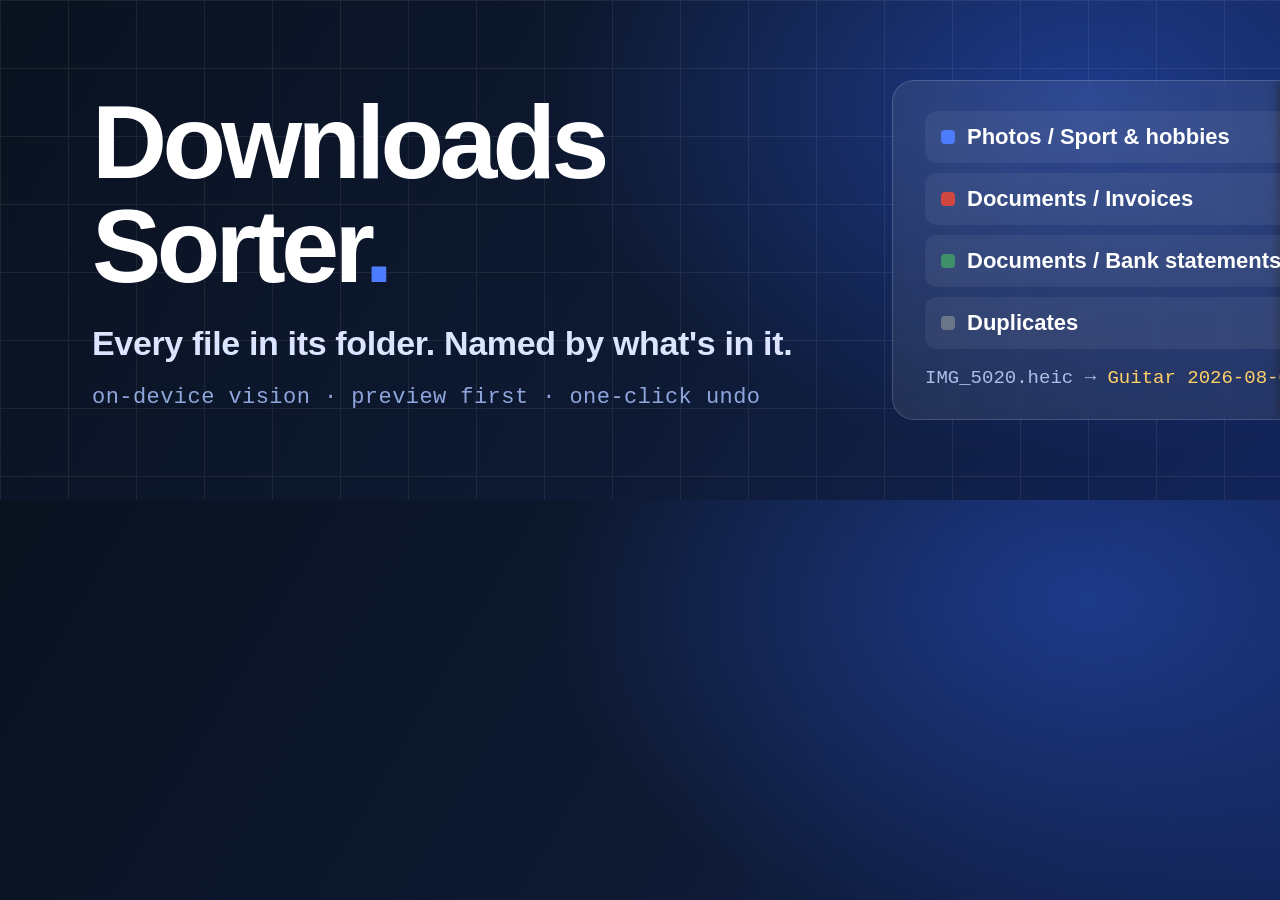
<file: docs/src/banner.html>
<!doctype html>
<html><head><meta charset="utf-8"><style>
  * { box-sizing: border-box; margin: 0; }
  body { width: 1544px; height: 500px; overflow: hidden; font-family: -apple-system, "SF Pro Display", "Inter", sans-serif;
    background: radial-gradient(70% 120% at 85% 20%, #1d3a8a 0%, transparent 60%), linear-gradient(120deg, #0a1220 0%, #0e1a33 55%, #12245a 100%);
    color: #fff; display: flex; align-items: center; padding: 0 92px; gap: 64px; position: relative; }
  body::before { content: ""; position: absolute; inset: 0; opacity: .07;
    background-image: linear-gradient(#fff 1px, transparent 1px), linear-gradient(90deg, #fff 1px, transparent 1px); background-size: 68px 68px; }
  .copy { position: relative; flex: 1; }
  h1 { font-size: 104px; font-weight: 800; letter-spacing: -.045em; line-height: 1; }
  h1 i { font-style: normal; color: #4d7cff; }
  .tag { margin-top: 26px; font-size: 34px; font-weight: 700; color: #dbe5ff; letter-spacing: -.01em; }
  .sub { margin-top: 22px; font: 500 22px ui-monospace, "SF Mono", Menlo, monospace; color: #8ea6dc; letter-spacing: .02em; }
  .card { position: relative; width: 560px; border-radius: 22px; padding: 30px 32px; background: rgba(255,255,255,.08);
    border: 1px solid rgba(255,255,255,.16); backdrop-filter: blur(6px); }
  .row { display: flex; align-items: center; justify-content: space-between; padding: 13px 16px; border-radius: 12px;
    background: rgba(255,255,255,.06); margin-bottom: 10px; font-size: 22px; font-weight: 600; }
  .row span { display: flex; align-items: center; gap: 12px; }
  .row b { font: 700 22px ui-monospace, Menlo, monospace; color: #7fa2ff; }
  .dot { width: 14px; height: 14px; border-radius: 4px; }
  .rename { margin-top: 18px; font: 500 19px ui-monospace, Menlo, monospace; color: #aebfe6; }
  .rename em { font-style: normal; color: #ffd166; }
</style></head><body>
  <div class="copy">
    <h1>Downloads Sorter<i>.</i></h1>
    <p class="tag">Every file in its folder. Named by what's in it.</p>
    <p class="sub">on-device vision · preview first · one-click undo</p>
  </div>
  <div class="card">
    <div class="row"><span><i class="dot" style="background:#4d7cff"></i>Photos / Sport &amp; hobbies</span><b>12</b></div>
    <div class="row"><span><i class="dot" style="background:#d0473f"></i>Documents / Invoices</span><b>49</b></div>
    <div class="row"><span><i class="dot" style="background:#3f8f6b"></i>Documents / Bank statements</span><b>8</b></div>
    <div class="row"><span><i class="dot" style="background:#6b7688"></i>Duplicates</span><b>31</b></div>
    <p class="rename">IMG_5020.heic → <em>Guitar 2026-08-08.heic</em></p>
  </div>
</body></html>
</file>
